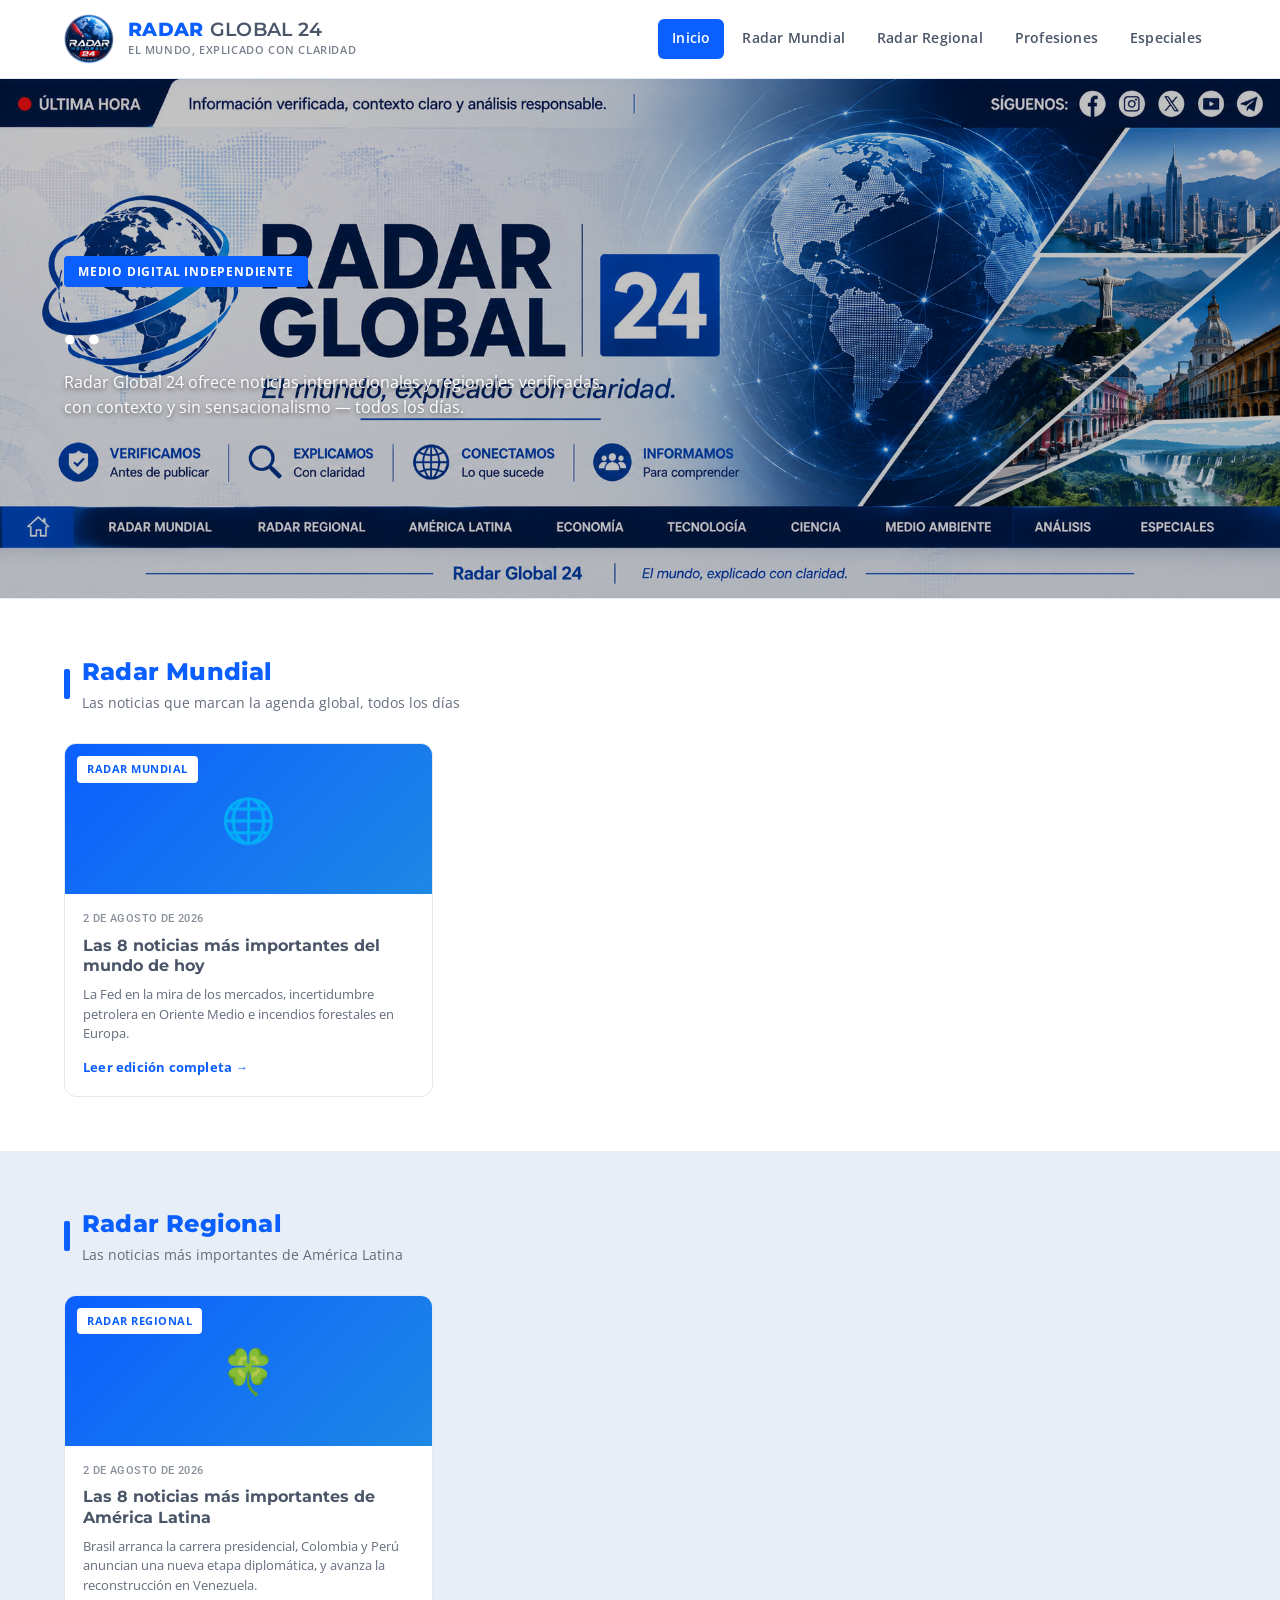
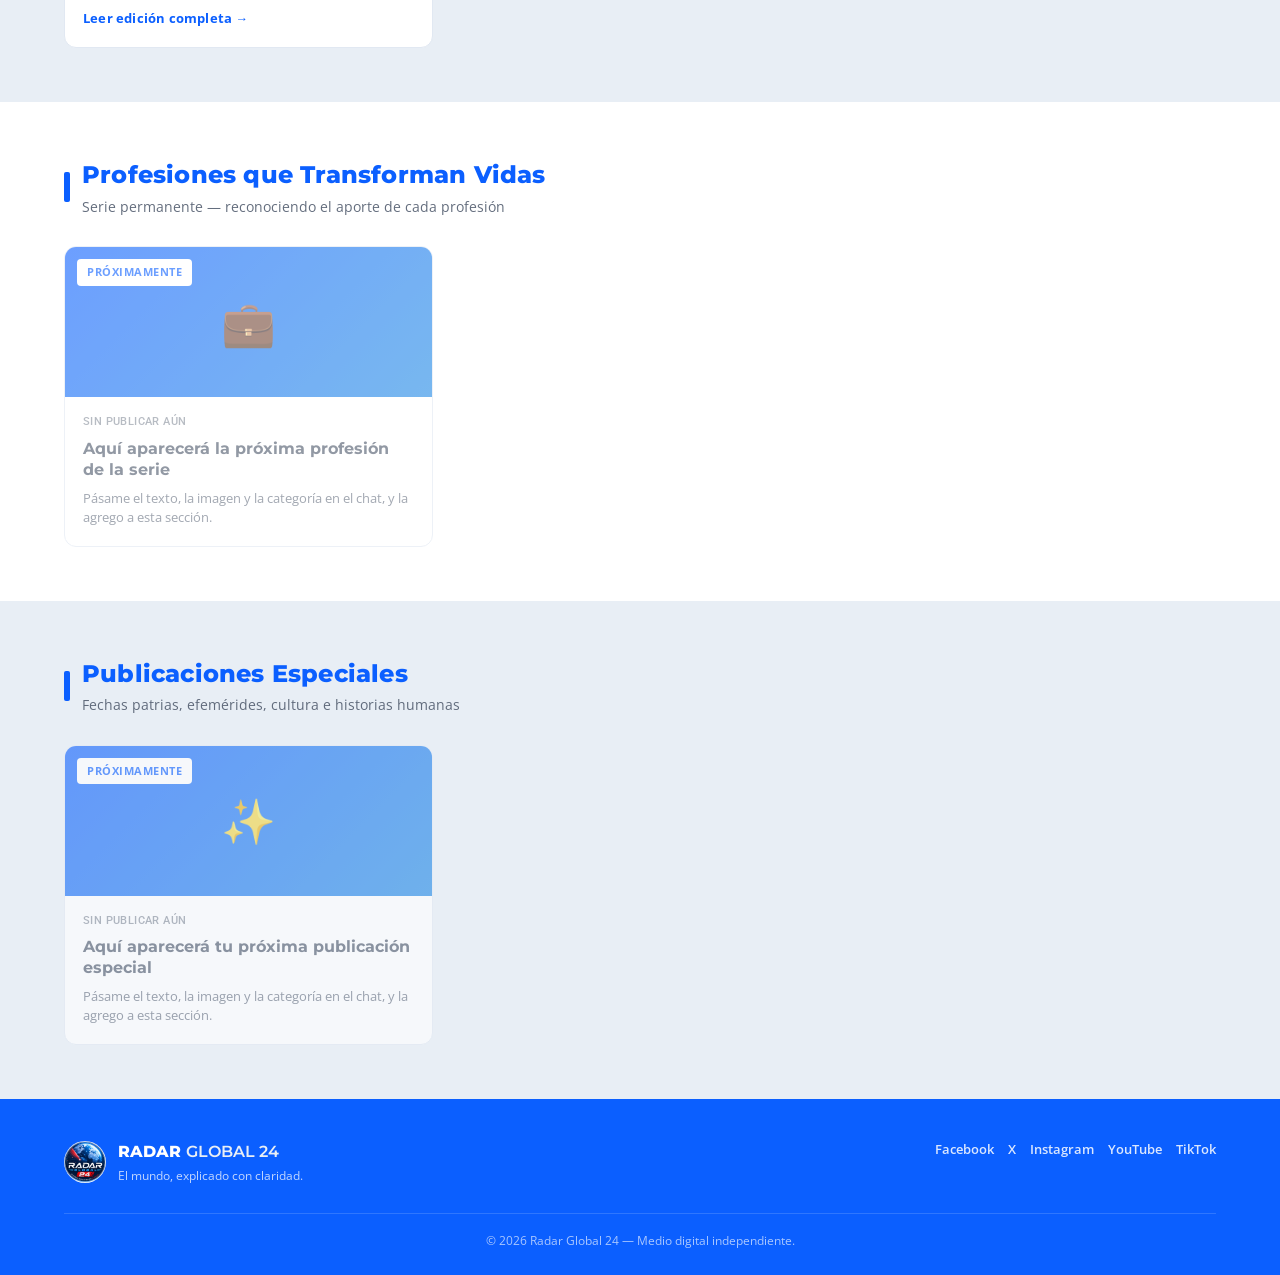
<file: index.html>
<!DOCTYPE html>
<html lang="es">
<head>
<meta charset="UTF-8">
<meta name="viewport" content="width=device-width, initial-scale=1.0">
<title>Radar Global 24 — El mundo, explicado con claridad</title>
<link rel="stylesheet" href="css/style.css">
</head>
<body>

<header class="site-header">
  <div class="brand">
    <img src="img/logo.png" alt="Radar Global 24">
    <div>
      <div class="brand-name">RADAR <span>GLOBAL 24</span></div>
      <div class="brand-tag">El mundo, explicado con claridad</div>
    </div>
  </div>
  <button class="nav-toggle" onclick="document.querySelector('nav.main-nav').classList.toggle('open')">&#9776;</button>
  <nav class="main-nav">
    <a href="index.html" class="active">Inicio</a>
    <a href="index.html#mundial">Radar Mundial</a>
    <a href="index.html#regional">Radar Regional</a>
    <a href="index.html#profesiones">Profesiones</a>
    <a href="index.html#especiales">Especiales</a>
  </nav>
</header>
<section class="hero">
  <div class="hero-inner">
    <span class="hero-eyebrow">MEDIO DIGITAL INDEPENDIENTE</span>
    <h1>. <span>.</span></h1>
    <p>Radar Global 24 ofrece noticias internacionales y regionales verificadas, con contexto y sin sensacionalismo — todos los días.</p>
  </div>
</section>


<!-- =========================================================
     RADAR MUNDIAL
     ========================================================= -->
<section class="section" id="mundial">
  <div class="section-title">
    <div class="bar"></div>
    <div>
      <h2>Radar Mundial</h2>
      <div class="desc">Las noticias que marcan la agenda global, todos los días</div>
    </div>
  </div>
  <div class="post-grid">

    <a class="post-card" href="posts/radar-mundial-2026-07-29.html">
      <div class="thumb"><span class="badge">Radar Mundial</span><span class="icon">&#127760;</span></div>
      <div class="body">
        <div class="date">2 de agosto de 2026</div>
        <h3>Las 8 noticias más importantes del mundo de hoy</h3>
        <p>La Fed en la mira de los mercados, incertidumbre petrolera en Oriente Medio e incendios forestales en Europa.</p>
        <div class="read-more">Leer edición completa &rarr;</div>
      </div>
    </a>

  </div>
</section>

<!-- =========================================================
     RADAR REGIONAL
     ========================================================= -->
<section class="section alt" id="regional">
  <div class="section-title">
    <div class="bar"></div>
    <div>
      <h2>Radar Regional</h2>
      <div class="desc">Las noticias más importantes de América Latina</div>
    </div>
  </div>
  <div class="post-grid">

    <a class="post-card" href="posts/radar-regional-2026-08-02.html">
      <div class="thumb"><span class="badge">Radar Regional</span><span class="icon">&#127808;</span></div>
      <div class="body">
        <div class="date">2 de agosto de 2026</div>
        <h3>Las 8 noticias más importantes de América Latina</h3>
        <p>Brasil arranca la carrera presidencial, Colombia y Perú anuncian una nueva etapa diplomática, y avanza la reconstrucción en Venezuela.</p>
        <div class="read-more">Leer edición completa &rarr;</div>
      </div>
    </a>

  </div>
</section>

<!-- =========================================================
     PROFESIONES QUE TRANSFORMAN VIDAS
     ========================================================= -->
<section class="section" id="profesiones">
  <div class="section-title">
    <div class="bar"></div>
    <div>
      <h2>Profesiones que Transforman Vidas</h2>
      <div class="desc">Serie permanente — reconociendo el aporte de cada profesión</div>
    </div>
  </div>
  <div class="post-grid">

    <div class="post-card" style="opacity:0.6; cursor:default;">
      <div class="thumb"><span class="badge">Próximamente</span><span class="icon">&#128188;</span></div>
      <div class="body">
        <div class="date">Sin publicar aún</div>
        <h3>Aquí aparecerá la próxima profesión de la serie</h3>
        <p>Pásame el texto, la imagen y la categoría en el chat, y la agrego a esta sección.</p>
      </div>
    </div>

  </div>
</section>

<!-- =========================================================
     PUBLICACIONES ESPECIALES
     ========================================================= -->
<section class="section alt" id="especiales">
  <div class="section-title">
    <div class="bar"></div>
    <div>
      <h2>Publicaciones Especiales</h2>
      <div class="desc">Fechas patrias, efemérides, cultura e historias humanas</div>
    </div>
  </div>
  <div class="post-grid">

    <div class="post-card" style="opacity:0.6; cursor:default;">
      <div class="thumb"><span class="badge">Próximamente</span><span class="icon">&#10024;</span></div>
      <div class="body">
        <div class="date">Sin publicar aún</div>
        <h3>Aquí aparecerá tu próxima publicación especial</h3>
        <p>Pásame el texto, la imagen y la categoría en el chat, y la agrego a esta sección.</p>
      </div>
    </div>

  </div>
</section>

<footer class="site-footer">
  <div class="footer-top">
    <div class="footer-brand">
      <img src="img/logo.png" alt="Radar Global 24">
      <div>
        <div class="footer-brand-text">RADAR <span>GLOBAL 24</span></div>
        <div class="footer-slogan">El mundo, explicado con claridad.</div>
      </div>
    </div>
    <div class="footer-social">
      <a href="https://www.facebook.com/profile.php?id=61591871728410" target="_blank" rel="noopener noreferrer">
    <i class="fa-brands fa-facebook"></i> Facebook  </a>
      <a href="https://x.com/radarglobal24" target="_blank" rel="noopener noreferrer">
    <i class="fa-brands fa-x-twitter"></i> X  </a>
      <a href="#">Instagram</a>
      <a href="#">YouTube</a>
      <a href="#">TikTok</a>
    </div>
  </div>
  <div class="footer-bottom">&copy; 2026 Radar Global 24 — Medio digital independiente.</div>
</footer>

</body>
</html>
</file>
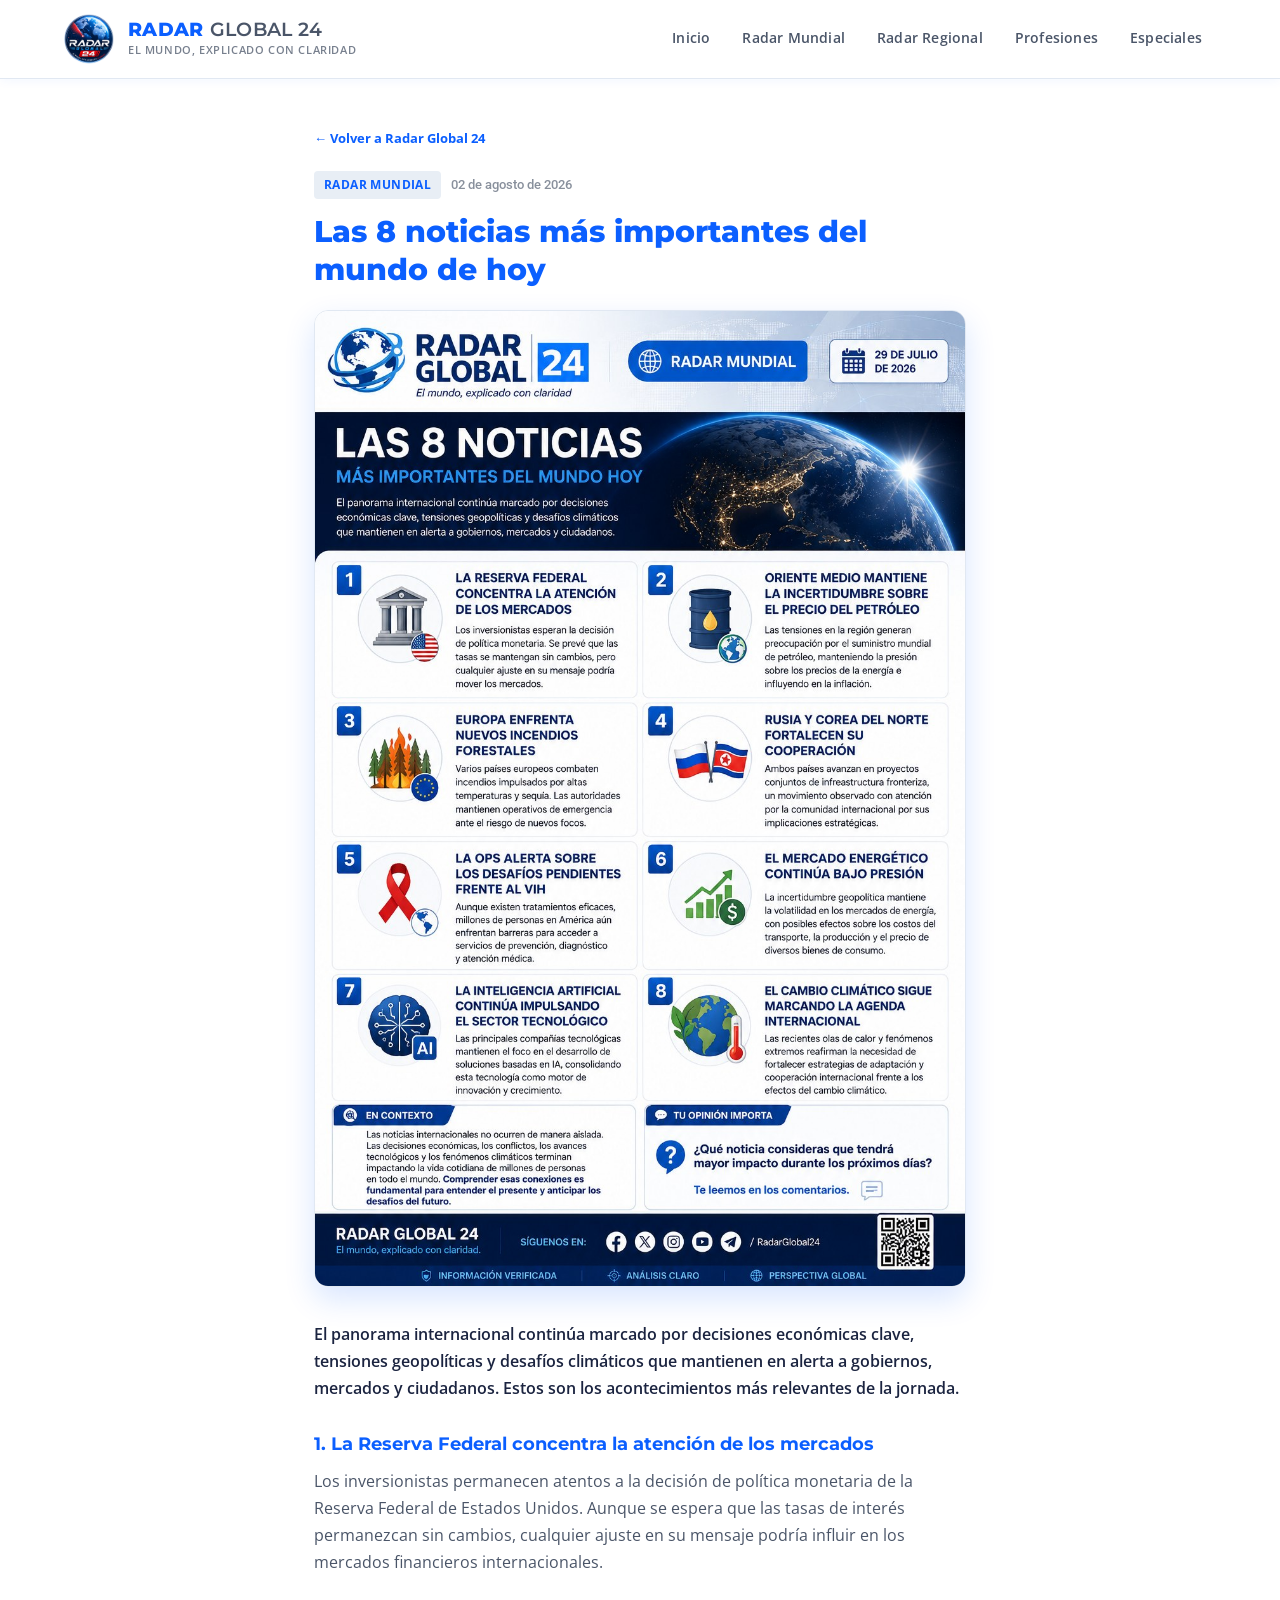
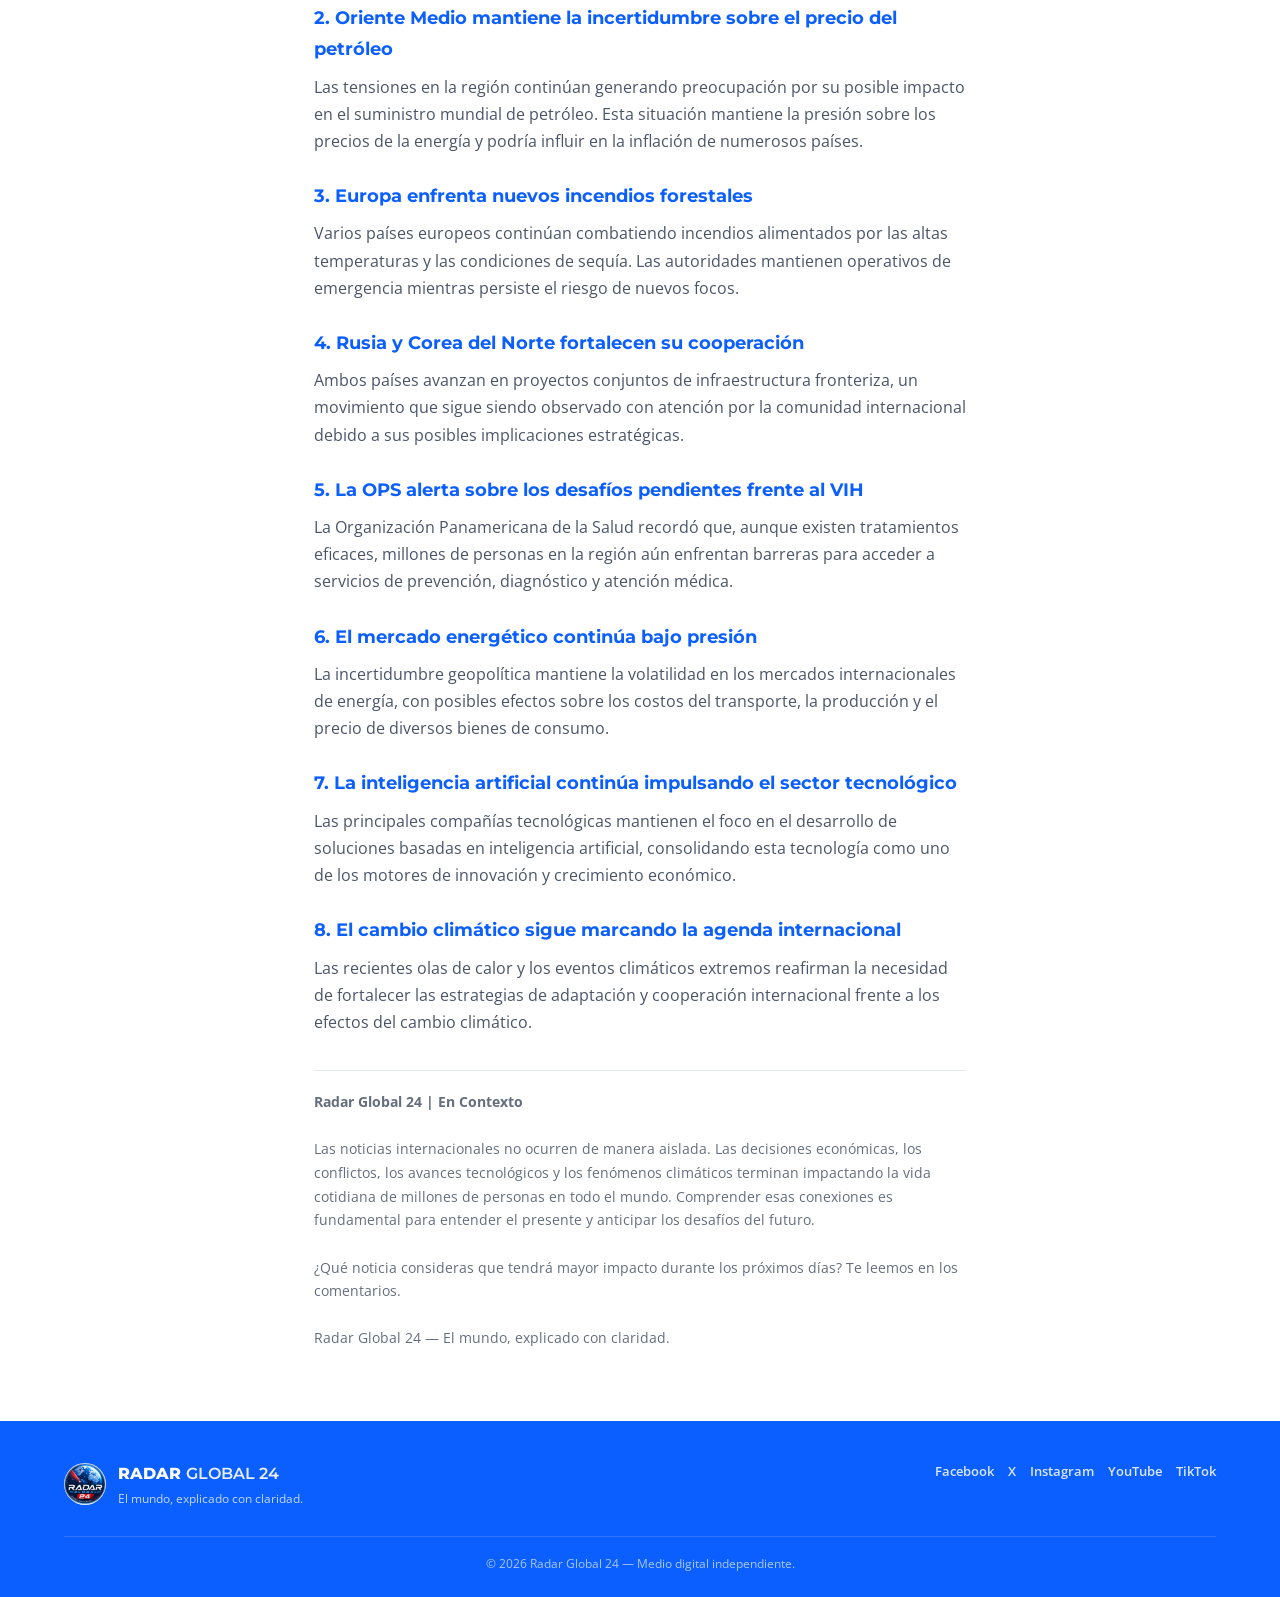
<file: posts/radar-mundial-2026-07-29.html>
<!DOCTYPE html>
<html lang="es">
<head>
<meta charset="UTF-8">
<meta name="viewport" content="width=device-width, initial-scale=1.0">
<title>Radar Mundial — 02 de agosto de 2026 | Radar Global 24</title>
<link rel="stylesheet" href="../css/style.css">
</head>
<body>

<header class="site-header">
  <div class="brand">
    <img src="../img/logo.png" alt="Radar Global 24">
    <div>
      <div class="brand-name">RADAR <span>GLOBAL 24</span></div>
      <div class="brand-tag">El mundo, explicado con claridad</div>
    </div>
  </div>
  <button class="nav-toggle" onclick="document.querySelector('nav.main-nav').classList.toggle('open')">&#9776;</button>
  <nav class="main-nav">
    <a href="../index.html">Inicio</a>
    <a href="../index.html#mundial">Radar Mundial</a>
    <a href="../index.html#regional">Radar Regional</a>
    <a href="../index.html#profesiones">Profesiones</a>
    <a href="../index.html#especiales">Especiales</a>
  </nav>
</header>

<div class="article-wrap">
  <a class="back-link" href="../index.html">&larr; Volver a Radar Global 24</a>

  <div class="article-meta">
    <span class="article-tag">Radar Mundial</span>
    <span class="article-date">02 de agosto de 2026</span>
  </div>
  <h1>Las 8 noticias más importantes del mundo de hoy</h1>

  <div class="article-infographic">
    <img src="../img/radar-mundial-2026-07-29.jpg" alt="Infografía Radar Mundial - 29 de julio de 2026">
  </div>

  <div class="article-body">
    <p class="lead">El panorama internacional continúa marcado por decisiones económicas clave, tensiones geopolíticas y desafíos climáticos que mantienen en alerta a gobiernos, mercados y ciudadanos. Estos son los acontecimientos más relevantes de la jornada.</p>

    <h2>1. La Reserva Federal concentra la atención de los mercados</h2>
    <p>Los inversionistas permanecen atentos a la decisión de política monetaria de la Reserva Federal de Estados Unidos. Aunque se espera que las tasas de interés permanezcan sin cambios, cualquier ajuste en su mensaje podría influir en los mercados financieros internacionales.</p>

    <h2>2. Oriente Medio mantiene la incertidumbre sobre el precio del petróleo</h2>
    <p>Las tensiones en la región continúan generando preocupación por su posible impacto en el suministro mundial de petróleo. Esta situación mantiene la presión sobre los precios de la energía y podría influir en la inflación de numerosos países.</p>

    <h2>3. Europa enfrenta nuevos incendios forestales</h2>
    <p>Varios países europeos continúan combatiendo incendios alimentados por las altas temperaturas y las condiciones de sequía. Las autoridades mantienen operativos de emergencia mientras persiste el riesgo de nuevos focos.</p>

    <h2>4. Rusia y Corea del Norte fortalecen su cooperación</h2>
    <p>Ambos países avanzan en proyectos conjuntos de infraestructura fronteriza, un movimiento que sigue siendo observado con atención por la comunidad internacional debido a sus posibles implicaciones estratégicas.</p>

    <h2>5. La OPS alerta sobre los desafíos pendientes frente al VIH</h2>
    <p>La Organización Panamericana de la Salud recordó que, aunque existen tratamientos eficaces, millones de personas en la región aún enfrentan barreras para acceder a servicios de prevención, diagnóstico y atención médica.</p>

    <h2>6. El mercado energético continúa bajo presión</h2>
    <p>La incertidumbre geopolítica mantiene la volatilidad en los mercados internacionales de energía, con posibles efectos sobre los costos del transporte, la producción y el precio de diversos bienes de consumo.</p>

    <h2>7. La inteligencia artificial continúa impulsando el sector tecnológico</h2>
    <p>Las principales compañías tecnológicas mantienen el foco en el desarrollo de soluciones basadas en inteligencia artificial, consolidando esta tecnología como uno de los motores de innovación y crecimiento económico.</p>

    <h2>8. El cambio climático sigue marcando la agenda internacional</h2>
    <p>Las recientes olas de calor y los eventos climáticos extremos reafirman la necesidad de fortalecer las estrategias de adaptación y cooperación internacional frente a los efectos del cambio climático.</p>

    <div class="article-signoff">
      <strong>Radar Global 24 | En Contexto</strong><br><br>
      Las noticias internacionales no ocurren de manera aislada. Las decisiones económicas, los conflictos, los avances tecnológicos y los fenómenos climáticos terminan impactando la vida cotidiana de millones de personas en todo el mundo. Comprender esas conexiones es fundamental para entender el presente y anticipar los desafíos del futuro.<br><br>
      ¿Qué noticia consideras que tendrá mayor impacto durante los próximos días? Te leemos en los comentarios.<br><br>
      Radar Global 24 — El mundo, explicado con claridad.
    </div>
  </div>
</div>

<footer class="site-footer">
  <div class="footer-top">
    <div class="footer-brand">
      <img src="../img/logo.png" alt="Radar Global 24">
      <div>
        <div class="footer-brand-text">RADAR <span>GLOBAL 24</span></div>
        <div class="footer-slogan">El mundo, explicado con claridad.</div>
      </div>
    </div>
    <div class="footer-social">
      <a href="#">Facebook</a>
      <a href="#">X</a>
      <a href="#">Instagram</a>
      <a href="#">YouTube</a>
      <a href="#">TikTok</a>
    </div>
  </div>
  <div class="footer-bottom">&copy; 2026 Radar Global 24 — Medio digital independiente.</div>
</footer>

</body>
</html>
</file>
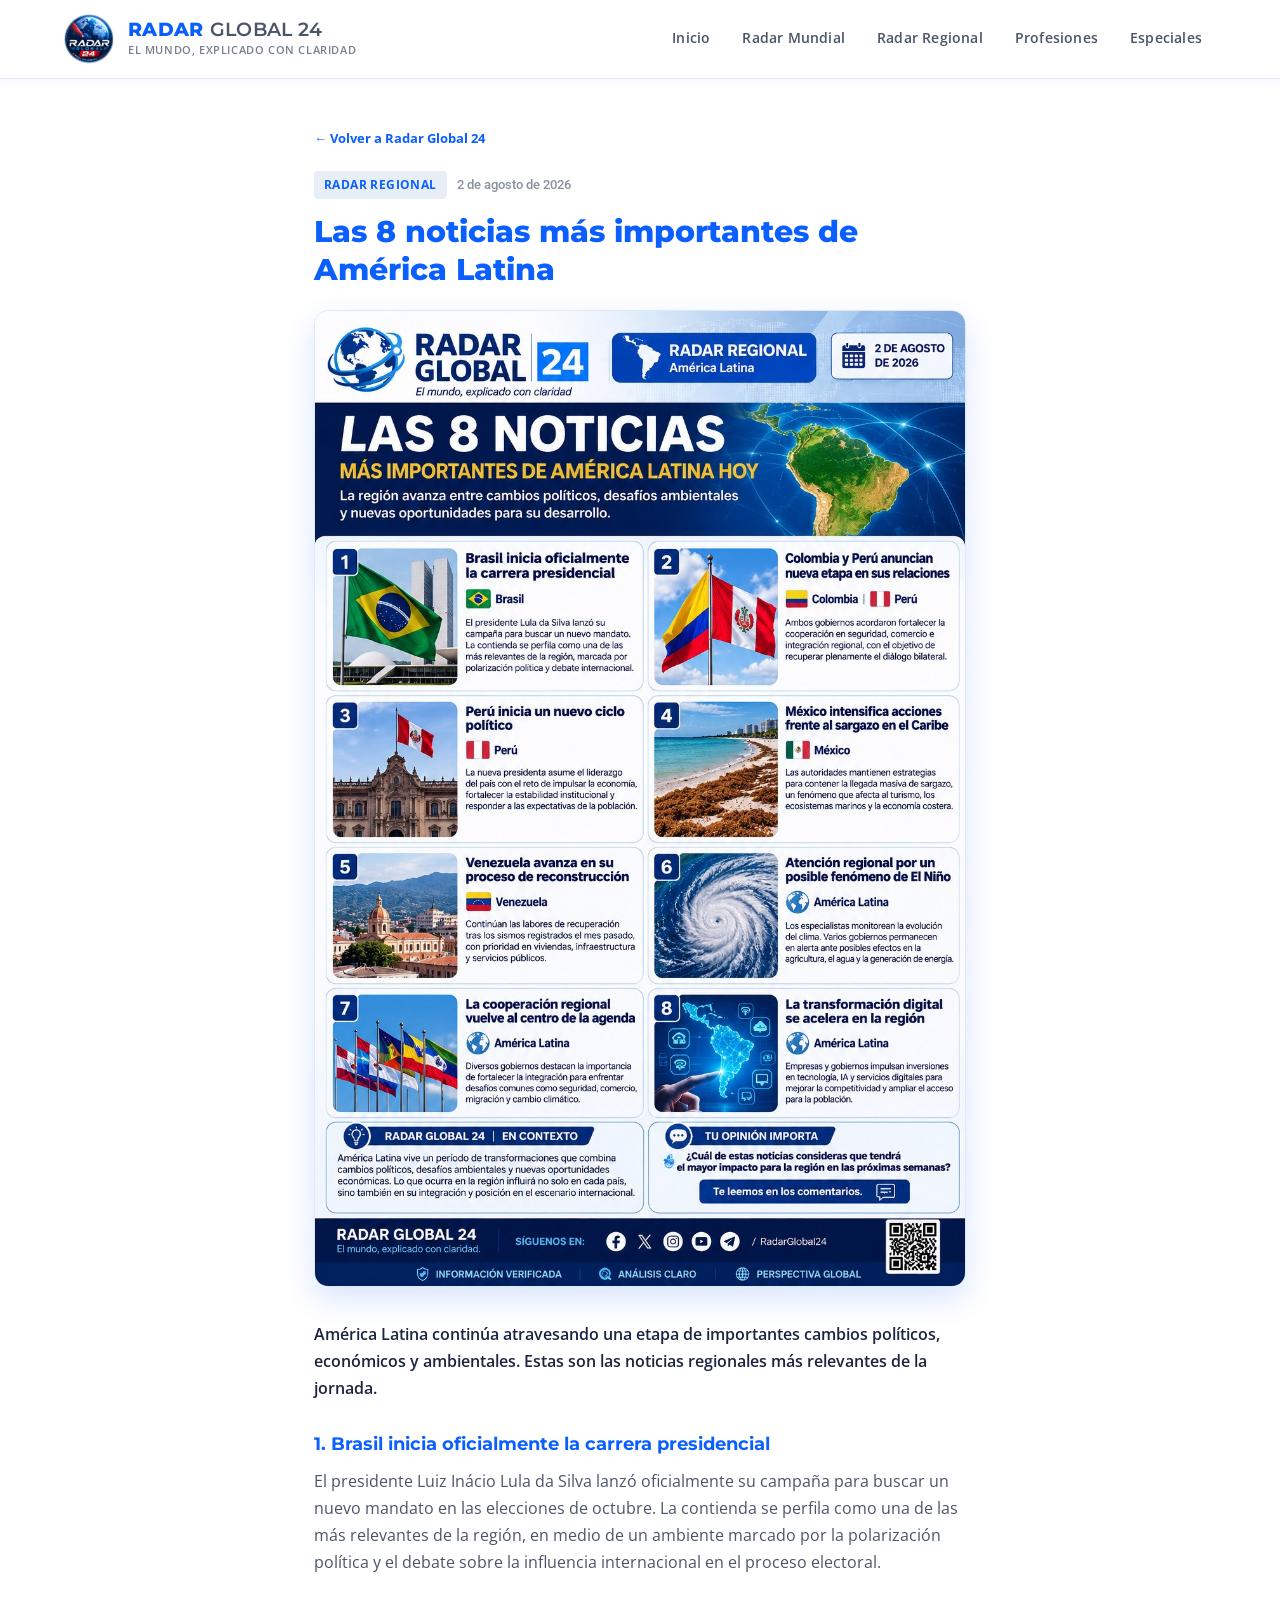
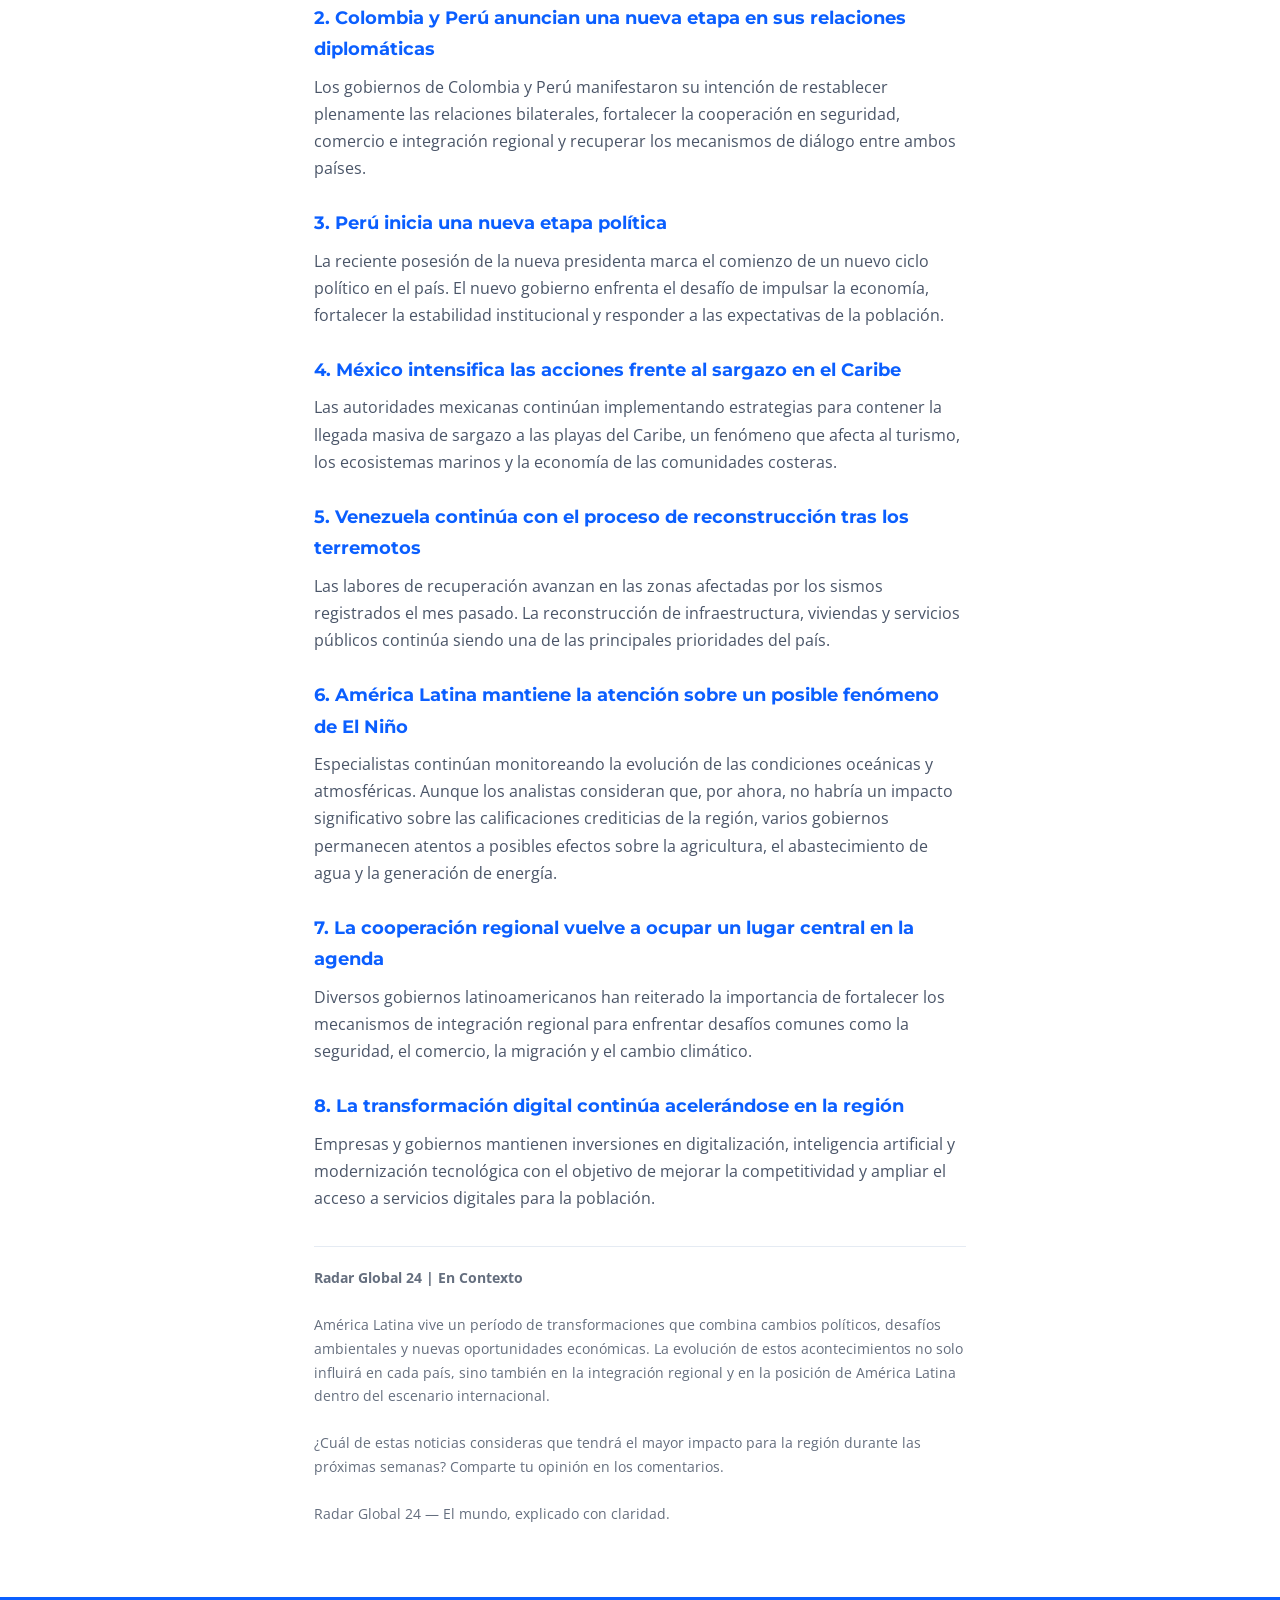
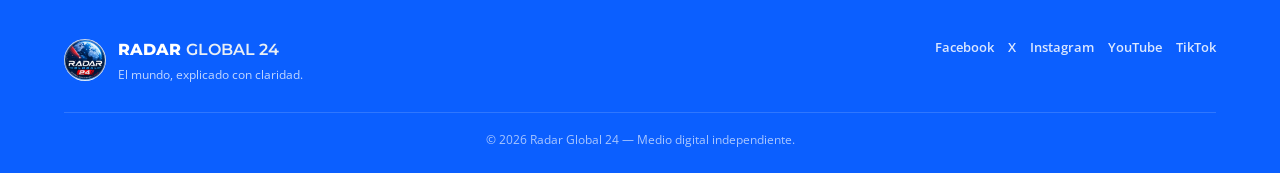
<file: posts/radar-regional-2026-08-02.html>
<!DOCTYPE html>
<html lang="es">
<head>
<meta charset="UTF-8">
<meta name="viewport" content="width=device-width, initial-scale=1.0">
<title>Radar Regional — 2 de agosto de 2026 | Radar Global 24</title>
<link rel="stylesheet" href="../css/style.css">
</head>
<body>

<header class="site-header">
  <div class="brand">
    <img src="../img/logo.png" alt="Radar Global 24">
    <div>
      <div class="brand-name">RADAR <span>GLOBAL 24</span></div>
      <div class="brand-tag">El mundo, explicado con claridad</div>
    </div>
  </div>
  <button class="nav-toggle" onclick="document.querySelector('nav.main-nav').classList.toggle('open')">&#9776;</button>
  <nav class="main-nav">
    <a href="../index.html">Inicio</a>
    <a href="../index.html#mundial">Radar Mundial</a>
    <a href="../index.html#regional">Radar Regional</a>
    <a href="../index.html#profesiones">Profesiones</a>
    <a href="../index.html#especiales">Especiales</a>
  </nav>
</header>

<div class="article-wrap">
  <a class="back-link" href="../index.html">&larr; Volver a Radar Global 24</a>

  <div class="article-meta">
    <span class="article-tag">Radar Regional</span>
    <span class="article-date">2 de agosto de 2026</span>
  </div>
  <h1>Las 8 noticias más importantes de América Latina</h1>

  <div class="article-infographic">
    <img src="../img/radar-regional-2026-08-02.jpg" alt="Infografía Radar Regional - 2 de agosto de 2026">
  </div>

  <div class="article-body">
    <p class="lead">América Latina continúa atravesando una etapa de importantes cambios políticos, económicos y ambientales. Estas son las noticias regionales más relevantes de la jornada.</p>

    <h2>1. Brasil inicia oficialmente la carrera presidencial</h2>
    <p>El presidente Luiz Inácio Lula da Silva lanzó oficialmente su campaña para buscar un nuevo mandato en las elecciones de octubre. La contienda se perfila como una de las más relevantes de la región, en medio de un ambiente marcado por la polarización política y el debate sobre la influencia internacional en el proceso electoral.</p>

    <h2>2. Colombia y Perú anuncian una nueva etapa en sus relaciones diplomáticas</h2>
    <p>Los gobiernos de Colombia y Perú manifestaron su intención de restablecer plenamente las relaciones bilaterales, fortalecer la cooperación en seguridad, comercio e integración regional y recuperar los mecanismos de diálogo entre ambos países.</p>

    <h2>3. Perú inicia una nueva etapa política</h2>
    <p>La reciente posesión de la nueva presidenta marca el comienzo de un nuevo ciclo político en el país. El nuevo gobierno enfrenta el desafío de impulsar la economía, fortalecer la estabilidad institucional y responder a las expectativas de la población.</p>

    <h2>4. México intensifica las acciones frente al sargazo en el Caribe</h2>
    <p>Las autoridades mexicanas continúan implementando estrategias para contener la llegada masiva de sargazo a las playas del Caribe, un fenómeno que afecta al turismo, los ecosistemas marinos y la economía de las comunidades costeras.</p>

    <h2>5. Venezuela continúa con el proceso de reconstrucción tras los terremotos</h2>
    <p>Las labores de recuperación avanzan en las zonas afectadas por los sismos registrados el mes pasado. La reconstrucción de infraestructura, viviendas y servicios públicos continúa siendo una de las principales prioridades del país.</p>

    <h2>6. América Latina mantiene la atención sobre un posible fenómeno de El Niño</h2>
    <p>Especialistas continúan monitoreando la evolución de las condiciones oceánicas y atmosféricas. Aunque los analistas consideran que, por ahora, no habría un impacto significativo sobre las calificaciones crediticias de la región, varios gobiernos permanecen atentos a posibles efectos sobre la agricultura, el abastecimiento de agua y la generación de energía.</p>

    <h2>7. La cooperación regional vuelve a ocupar un lugar central en la agenda</h2>
    <p>Diversos gobiernos latinoamericanos han reiterado la importancia de fortalecer los mecanismos de integración regional para enfrentar desafíos comunes como la seguridad, el comercio, la migración y el cambio climático.</p>

    <h2>8. La transformación digital continúa acelerándose en la región</h2>
    <p>Empresas y gobiernos mantienen inversiones en digitalización, inteligencia artificial y modernización tecnológica con el objetivo de mejorar la competitividad y ampliar el acceso a servicios digitales para la población.</p>

    <div class="article-signoff">
      <strong>Radar Global 24 | En Contexto</strong><br><br>
      América Latina vive un período de transformaciones que combina cambios políticos, desafíos ambientales y nuevas oportunidades económicas. La evolución de estos acontecimientos no solo influirá en cada país, sino también en la integración regional y en la posición de América Latina dentro del escenario internacional.<br><br>
      ¿Cuál de estas noticias consideras que tendrá el mayor impacto para la región durante las próximas semanas? Comparte tu opinión en los comentarios.<br><br>
      Radar Global 24 — El mundo, explicado con claridad.
    </div>
  </div>
</div>

<footer class="site-footer">
  <div class="footer-top">
    <div class="footer-brand">
      <img src="../img/logo.png" alt="Radar Global 24">
      <div>
        <div class="footer-brand-text">RADAR <span>GLOBAL 24</span></div>
        <div class="footer-slogan">El mundo, explicado con claridad.</div>
      </div>
    </div>
    <div class="footer-social">
      <a href="#">Facebook</a>
      <a href="#">X</a>
      <a href="#">Instagram</a>
      <a href="#">YouTube</a>
      <a href="#">TikTok</a>
    </div>
  </div>
  <div class="footer-bottom">&copy; 2026 Radar Global 24 — Medio digital independiente.</div>
</footer>

</body>
</html>
</file>
<file: css/style.css>
/* ===========================================================
   RADAR GLOBAL 24 — hoja de estilos compartida
   Actualizado según Brand Book oficial v1.0
   Paleta: Azul Corporativo #0B5FFF / Azul Secundario #1E88E5 /
   Azul Claro #3DB8FF / Blanco / Gris Claro #E8EEF5 /
   Gris Oscuro #4A5568 / Rojo de Alerta #E53935 (solo alertas)
   Tipografía: Montserrat (titulares) / Open Sans (texto) / Roboto (cifras)
   =========================================================== */

@import url('https://fonts.googleapis.com/css2?family=Montserrat:wght@600;800&family=Open+Sans:wght@400;600&family=Roboto:wght@500&display=swap');

* { box-sizing: border-box; margin: 0; padding: 0; }

:root {
  --blue: #0B5FFF;          /* Azul Corporativo — principal */
  --blue-secondary: #1E88E5;/* Azul Secundario */
  --blue-light: #3DB8FF;    /* Azul Claro */
  --white: #FFFFFF;
  --gray-light: #E8EEF5;
  --gray-dark: #4A5568;     /* texto principal */
  --red-alert: #E53935;     /* uso EXCLUSIVO: alertas, última hora */
  --yellow: #FFC107;        /* advertencias, datos importantes */
  --green: #2E7D32;         /* salud, medio ambiente, buenas noticias */
  --border: #E1E8F2;
}

body {
  font-family: 'Open Sans', Arial, sans-serif;
  background: var(--white);
  color: var(--gray-dark);
  line-height: 1.6;
}

h1, h2, h3, .brand-name, .footer-brand-text {
  font-family: 'Montserrat', Arial, sans-serif;
}

a { text-decoration: none; color: inherit; }
img { max-width: 100%; display: block; }

/* ---------- HEADER / NAV ---------- */
.site-header {
  background: var(--white);
  padding: 14px 5%;
  display: flex;
  align-items: center;
  justify-content: space-between;
  position: sticky;
  top: 0;
  z-index: 100;
  border-bottom: 1px solid var(--border);
  box-shadow: 0 2px 10px rgba(11,95,255,0.05);
}
.brand {
  display: flex;
  align-items: center;
  gap: 14px;
}
.brand img {
  width: 50px; height: 50px;
  border-radius: 50%;
}
.brand-name {
  color: var(--blue);
  font-weight: 800;
  font-size: 19px;
  letter-spacing: 0.3px;
  line-height: 1.1;
}
.brand-name span { color: var(--gray-dark); font-weight: 600; }
.brand-tag {
  color: var(--gray-dark);
  font-size: 11px;
  letter-spacing: 0.6px;
  font-weight: 600;
  text-transform: uppercase;
  opacity: 0.75;
}
nav.main-nav {
  display: flex;
  gap: 4px;
}
nav.main-nav a {
  color: var(--gray-dark);
  font-size: 13.5px;
  font-weight: 600;
  padding: 9px 14px;
  border-radius: 6px;
  letter-spacing: 0.2px;
  transition: background 0.15s ease, color 0.15s ease;
}
nav.main-nav a:hover,
nav.main-nav a.active {
  background: var(--blue);
  color: var(--white);
}
.nav-toggle { display: none; }

@media (max-width: 860px) {
  nav.main-nav {
    position: fixed;
    top: 78px; left: 0; right: 0;
    background: var(--white);
    border-bottom: 1px solid var(--border);
    flex-direction: column;
    padding: 10px 5%;
    display: none;
  }
  nav.main-nav.open { display: flex; }
  .nav-toggle {
    display: block;
    background: none;
    border: none;
    color: var(--blue);
    font-size: 26px;
    cursor: pointer;
  }
}

/* ---------- HERO ---------- */
/* ---------- HERO ---------- */
.hero{
    background:
        linear-gradient(rgba(0,0,0,.10), rgba(0,0,0,.10)),
        url("../img/portadaweb.png");

    background-size: cover;
    background-position: center;
    background-repeat: no-repeat;

    min-height: 520px;

    display: flex;
    align-items: center;

    color: #FFFFFF;

    padding: 80px 5%;

    position: relative;
    overflow: hidden;

    border-bottom: 1px solid var(--border);
}

.hero::before{
    content:'';
    position:absolute;
    inset:0;
    background:rgba(0,0,0,.15);
    z-index:1;
}

.hero::after{
    display:none;
}

.hero-inner{
    position:relative;
    z-index:2;
    max-width:720px;
}

.hero-eyebrow{
    display:inline-block;
    background:#0B5FFF;
    color:#FFFFFF;
    font-size:12px;
    font-weight:700;
    letter-spacing:0.8px;
    padding:6px 14px;
    border-radius:4px;
    margin-bottom:18px;
}

.hero h1{
    font-size:42px;
    font-weight:800;
    letter-spacing:0.2px;
    line-height:1.15;
    color:#FFFFFF;
}

.hero h1 span{
    color:#FFFFFF;
}

.hero p{
    margin-top:16px;
    color:#FFFFFF;
    font-size:16px;
    max-width:560px;
    opacity:1;
    text-shadow:0 2px 4px rgba(0,0,0,.5);
}
/* ---------- SECTIONS ---------- */
.section {
  padding: 54px 5%;
}
.section-title {
  display:flex;
  align-items:center;
  gap: 12px;
  margin-bottom: 28px;
}
.section-title .bar {
  width: 6px; height: 30px;
  background: var(--blue);
  border-radius: 2px;
}
.section-title h2 {
  font-size: 24px;
  font-weight: 800;
  color: var(--blue);
  letter-spacing: 0.2px;
}
.section-title .desc {
  color: var(--gray-dark);
  font-size: 13.5px;
  margin-top: 2px;
  opacity: 0.85;
}
.section.alt { background: var(--gray-light); }

/* ---------- POST GRID / CARDS ---------- */
.post-grid {
  display: grid;
  grid-template-columns: repeat(auto-fill, minmax(280px, 1fr));
  gap: 22px;
}
.post-card {
  background: var(--white);
  border: 1px solid var(--border);
  border-radius: 12px;
  overflow: hidden;
  transition: transform 0.15s ease, box-shadow 0.15s ease;
  display:flex;
  flex-direction:column;
}
.post-card:hover {
  transform: translateY(-3px);
  box-shadow: 0 10px 26px rgba(11,95,255,0.12);
}
.post-card .thumb {
  height: 150px;
  background: linear-gradient(135deg, var(--blue), var(--blue-secondary));
  display:flex; align-items:center; justify-content:center;
  position: relative;
}
.post-card .thumb .badge {
  position:absolute; top:12px; left:12px;
  background: var(--white);
  color: var(--blue);
  font-size:10.5px;
  font-weight:700;
  letter-spacing:0.5px;
  padding:5px 10px;
  border-radius:4px;
  text-transform:uppercase;
}
.post-card .thumb .icon { font-size: 44px; opacity:0.95; }
.post-card .body { padding: 16px 18px 18px 18px; flex-grow:1; display:flex; flex-direction:column; }
.post-card .date {
  font-family: 'Roboto', sans-serif;
  font-size: 11px;
  color: var(--gray-dark);
  font-weight:500;
  letter-spacing:0.4px;
  text-transform:uppercase;
  opacity: 0.65;
  margin-bottom:8px;
}
.post-card h3 {
  font-size: 16px;
  font-weight: 700;
  color: var(--gray-dark);
  line-height:1.3;
  margin-bottom:8px;
}
.post-card p {
  font-size: 13px;
  color: var(--gray-dark);
  opacity: 0.85;
  line-height:1.5;
  flex-grow:1;
}
.post-card .read-more {
  margin-top:14px;
  font-size:12.5px;
  font-weight:700;
  color: var(--blue);
  letter-spacing:0.2px;
}

/* ---------- FOOTER ---------- */
footer.site-footer {
  background: var(--blue);
  color: rgba(255,255,255,0.85);
  padding: 40px 5% 24px 5%;
}
.footer-top {
  display:flex;
  flex-wrap:wrap;
  justify-content:space-between;
  gap: 30px;
  padding-bottom: 28px;
  border-bottom: 1px solid rgba(255,255,255,0.15);
}
.footer-brand { display:flex; align-items:center; gap:12px; }
.footer-brand img { width:42px; height:42px; border-radius:50%; background:#fff; }
.footer-brand-text { color:#fff; font-weight:800; font-size:16px; }
.footer-brand-text span { color: var(--gray-light); font-weight:600; }
.footer-slogan { color: rgba(255,255,255,0.75); font-size: 12px; margin-top: 2px; }
.footer-social { display:flex; gap:14px; font-size:13px; font-weight:600; }
.footer-social a { color: #fff; opacity: 0.85; }
.footer-social a:hover { opacity: 1; text-decoration: underline; }
.footer-bottom {
  padding-top: 18px;
  font-size: 11.5px;
  color: rgba(255,255,255,0.65);
  text-align:center;
}

/* ---------- ARTICLE PAGE ---------- */
.article-wrap {
  max-width: 780px;
  margin: 0 auto;
  padding: 46px 5% 70px 5%;
}
.article-meta {
  display:flex;
  align-items:center;
  gap: 10px;
  margin-bottom: 14px;
}
.article-tag {
  background: var(--gray-light);
  color: var(--blue);
  font-size: 11.5px;
  font-weight:700;
  letter-spacing:0.4px;
  padding: 5px 10px;
  border-radius: 4px;
  text-transform:uppercase;
}
.article-tag.alert {
  background: var(--red-alert);
  color: #fff;
}
.article-date {
  font-family: 'Roboto', sans-serif;
  color: var(--gray-dark);
  opacity: 0.65;
  font-size:12.5px;
  font-weight:500;
}
.article-wrap h1 {
  font-size: 30px;
  font-weight:800;
  color: var(--blue);
  line-height:1.25;
  margin-bottom: 22px;
}
.article-infographic {
  border-radius: 14px;
  overflow:hidden;
  box-shadow: 0 12px 30px rgba(11,95,255,0.16);
  margin-bottom: 34px;
  border: 1px solid var(--border);
}
.article-body { font-size: 15.5px; color: var(--gray-dark); line-height:1.75; }
.article-body h2 {
  font-size: 18px;
  color: var(--blue);
  margin: 26px 0 8px 0;
}
.article-body p { margin-bottom: 14px; }
.article-body .lead { font-weight:600; color:#1B2440; }
.article-signoff {
  margin-top: 34px;
  padding-top: 20px;
  border-top: 1px solid var(--border);
  font-size: 13.5px;
  color: var(--gray-dark);
  opacity: 0.85;
}
.back-link {
  display:inline-block;
  margin-bottom: 22px;
  font-size: 13px;
  font-weight:700;
  color: var(--blue);
}
</file>
